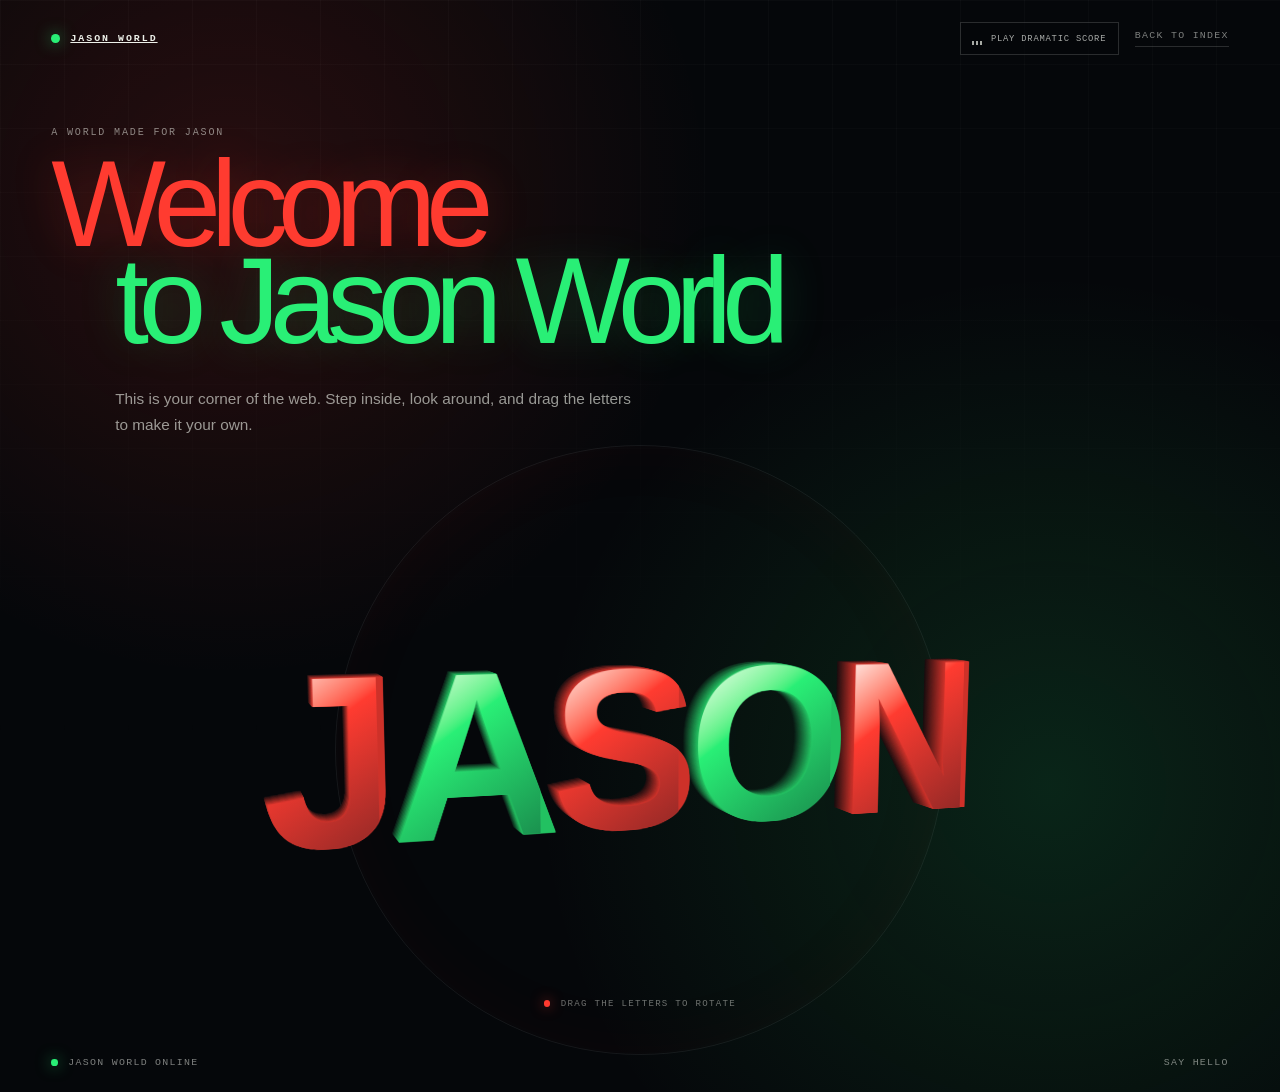
<file: index.html>
<!DOCTYPE html>
<html lang="en">
<head>
    <meta charset="UTF-8">
    <meta http-equiv="refresh" content="0; url=letters.html">
    <title>Redirecting to Jason World...</title>
</head>
<body>
    <p>Redirecting to <a href="letters.html">Jason World</a>...</p>
    <script>window.location.href = "letters.html";</script>
</body>
</html>
</file>
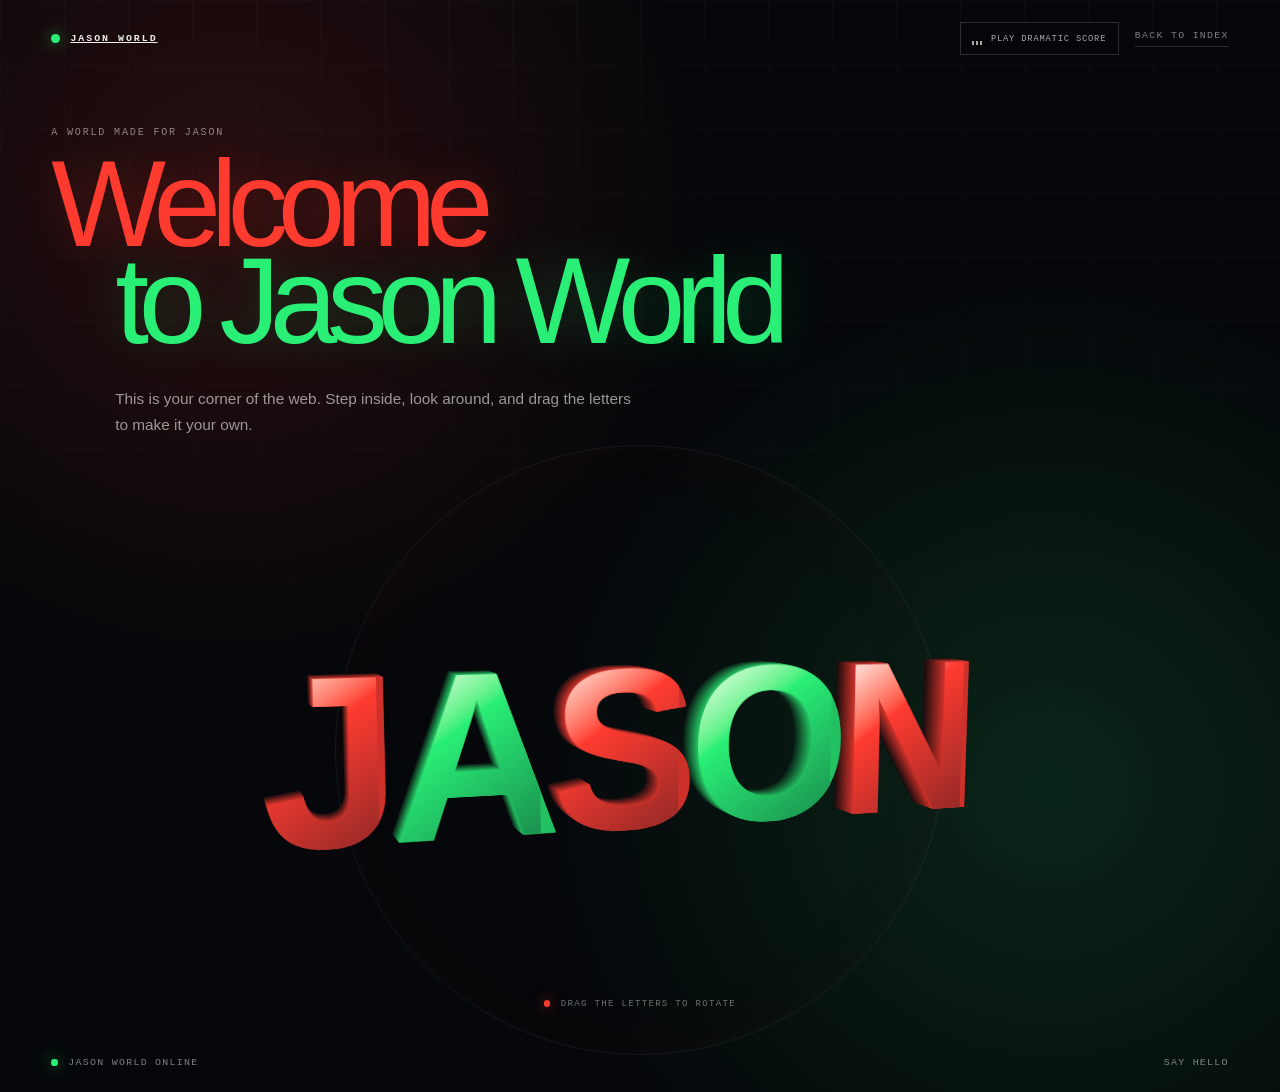
<file: letters.html>
﻿<!doctype html>
<html lang="en">
  <head>
    <meta charset="UTF-8" />
    <meta name="viewport" content="width=device-width, initial-scale=1" />
    <meta name="theme-color" content="#05070a" />
    <meta name="description" content="Welcome to Jason World, with JASON rendered in 3D." />
    <title>Welcome to Jason World</title>
    <style>
      :root {
        --ink: #05070a;
        --paper: #edf0e9;
        --red: #ff3b30;
        --green: #29ef76;
        --line: rgba(237, 240, 233, 0.16);
        --sans: "Helvetica Neue", "Segoe UI", Arial, sans-serif;
        --mono: "SFMono-Regular", Consolas, "Liberation Mono", monospace;
      }

      * { box-sizing: border-box; }
      html { background: var(--ink); scroll-behavior: smooth; }

      body {
        min-width: 320px;
        min-height: 100svh;
        margin: 0;
        overflow-x: hidden;
        color: var(--paper);
        background:
          radial-gradient(circle at 18% 18%, rgba(255, 59, 48, 0.14), transparent 30rem),
          radial-gradient(circle at 82% 72%, rgba(41, 239, 118, 0.13), transparent 32rem),
          var(--ink);
        font-family: var(--sans);
        -webkit-font-smoothing: antialiased;
      }

      body::before {
        position: fixed;
        inset: 0;
        background-image:
          linear-gradient(rgba(237, 240, 233, 0.035) 1px, transparent 1px),
          linear-gradient(90deg, rgba(237, 240, 233, 0.035) 1px, transparent 1px);
        background-size: 4rem 4rem;
        content: "";
        mask-image: linear-gradient(to bottom, rgba(0, 0, 0, 0.72), transparent 88%);
        pointer-events: none;
      }

      .page {
        position: relative;
        z-index: 1;
        display: grid;
        min-height: 100svh;
        grid-template-rows: auto 1fr auto;
        padding: 1.4rem clamp(1.25rem, 4vw, 4rem) 1.5rem;
      }

      .shooting-stars { position: fixed; inset: 0; z-index: 0; overflow: hidden; pointer-events: none; }

      .shooting-star { position: absolute; width: var(--star-length, 7rem); height: 1px; border-radius: 999px; background: linear-gradient(90deg, transparent, rgba(255,255,255,.2) 42%, #fff 100%); box-shadow: 0 0 .55rem rgba(255,255,255,.78); opacity: 0; transform-origin: right center; animation: shoot var(--star-duration, 3.8s) linear var(--star-delay, 0s) infinite; }

      .header, .footer {
        display: flex;
        align-items: center;
        justify-content: space-between;
        gap: 1.5rem;
        color: rgba(237, 240, 233, 0.52);
        font-family: var(--mono);
        font-size: 0.62rem;
        letter-spacing: 0.13em;
        text-transform: uppercase;
      }

      .brand { display: inline-flex; align-items: center; gap: 0.65rem; color: var(--paper); font-weight: 700; letter-spacing: 0.2em; }
      .brand-dot { width: 0.55rem; height: 0.55rem; border-radius: 50%; background: var(--green); box-shadow: 0 0 1rem rgba(41, 239, 118, 0.65); }
      .header-actions { display: flex; align-items: center; justify-content: flex-end; gap: 1rem; }
      .sound-toggle { display: inline-flex; align-items: center; gap: 0.55rem; padding: 0.55rem 0.72rem; border: 1px solid var(--line); color: rgba(237, 240, 233, 0.7); background: rgba(5, 7, 10, 0.52); font-family: var(--mono); font-size: 0.55rem; letter-spacing: 0.09em; text-transform: uppercase; cursor: pointer; transition: color 200ms ease, border-color 200ms ease, background-color 200ms ease; }
      .sound-toggle:hover, .sound-toggle:focus-visible { color: var(--paper); border-color: rgba(237, 240, 233, 0.45); outline: none; }
      .sound-toggle.is-playing { color: var(--green); border-color: rgba(41, 239, 118, 0.55); background: rgba(41, 239, 118, 0.06); }
      .sound-bars { display: flex; height: 0.8rem; align-items: flex-end; gap: 2px; }
      .sound-bars i { display: block; width: 2px; height: 30%; background: currentColor; animation: sound-bar 700ms ease-in-out infinite alternate; animation-play-state: paused; }
      .sound-bars i:nth-child(2) { animation-delay: -220ms; }
      .sound-bars i:nth-child(3) { animation-delay: -440ms; }
      .sound-toggle.is-playing .sound-bars i { animation-play-state: running; }
      .back-link { padding-bottom: 0.3rem; border-bottom: 1px solid var(--line); color: inherit; text-decoration: none; transition: color 200ms ease, border-color 200ms ease; }
      .back-link:hover, .back-link:focus-visible { color: var(--green); border-color: var(--green); }

      .welcome {
        display: flex;
        flex-direction: column;
        justify-content: center;
        padding: clamp(3.5rem, 8vh, 6rem) 0 2rem;
      }

      .eyebrow { margin: 0 0 1.15rem; color: rgba(237, 240, 233, 0.54); font-family: var(--mono); font-size: 0.63rem; letter-spacing: 0.18em; text-transform: uppercase; }
      h1 { margin: 0; font-size: clamp(3.6rem, 9.5vw, 8.5rem); font-weight: 500; line-height: 0.8; letter-spacing: -0.085em; }
      .welcome-red, .welcome-green { display: block; }
      .welcome-red { color: var(--red); text-shadow: 0 0 2.8rem rgba(255, 59, 48, 0.23); }
      .welcome-green { margin-left: clamp(0.2rem, 5vw, 5rem); color: var(--green); text-shadow: 0 0 2.8rem rgba(41, 239, 118, 0.2); }
      .message { max-width: 33rem; margin: clamp(1.4rem, 3vw, 2.2rem) 0 0 clamp(0.2rem, 5vw, 5rem); color: rgba(237, 240, 233, 0.62); font-size: clamp(0.9rem, 1.2vw, 1.08rem); line-height: 1.7; }

      .letters-section {
        display: grid;
        place-items: center;
        min-height: 34rem;
        padding: 2rem 0 3rem;
      }

      .letters-label { position: absolute; width: 1px; height: 1px; overflow: hidden; clip: rect(0 0 0 0); white-space: nowrap; }
      .word-stage { position: relative; display: grid; width: min(88rem, 100%); min-height: 31rem; place-items: center; perspective: 1400px; cursor: grab; user-select: none; touch-action: none; }
      .word-stage:focus-visible { outline: 1px solid var(--green); outline-offset: 0.8rem; }
      .word-stage.is-dragging { cursor: grabbing; }
      .word-stage::before { position: absolute; width: min(58vw, 38rem); aspect-ratio: 1; border: 1px solid rgba(237, 240, 233, 0.07); border-radius: 50%; box-shadow: inset 0 0 5rem rgba(255, 59, 48, 0.035); content: ""; }

      .word { position: relative; display: flex; align-items: center; justify-content: center; gap: clamp(0.1rem, 1vw, 0.75rem); transform-style: preserve-3d; will-change: transform; }
      .letter { position: relative; display: inline-block; font-size: clamp(6rem, 18vw, 16.5rem); font-weight: 700; line-height: 0.78; letter-spacing: -0.095em; text-transform: uppercase; transform-style: preserve-3d; animation: letter-float var(--float-speed, 5s) ease-in-out var(--float-delay, 0s) infinite; }
      .letter-layer, .letter-face { display: block; white-space: nowrap; }
      .letter-layer { position: absolute; inset: 0; z-index: -1; color: var(--layer-color); transform: translateZ(calc(var(--layer) * -1px)); }
      .letter-face { position: relative; z-index: 2; background: linear-gradient(145deg, #fff 0%, var(--letter-color) 38%, color-mix(in srgb, var(--letter-color) 55%, #061018) 100%); background-clip: text; -webkit-background-clip: text; color: transparent; }

      .drag-hint { display: flex; align-items: center; gap: 0.65rem; margin: 0; color: rgba(237, 240, 233, 0.45); font-family: var(--mono); font-size: 0.57rem; letter-spacing: 0.14em; text-transform: uppercase; }
      .drag-hint::before { width: 0.4rem; height: 0.4rem; border-radius: 50%; background: var(--red); box-shadow: 0 0 0.8rem rgba(255, 59, 48, 0.7); content: ""; }
      .status { display: inline-flex; align-items: center; gap: 0.65rem; }
      .status::before { width: 0.42rem; height: 0.42rem; border-radius: 50%; background: var(--green); box-shadow: 0 0 0.9rem rgba(41, 239, 118, 0.7); content: ""; }
      .footer a { color: inherit; text-decoration: none; transition: color 200ms ease; }
      .footer a:hover, .footer a:focus-visible { color: var(--green); }

      @keyframes sound-bar { from { height: 22%; } to { height: 100%; } }

      @keyframes shoot {
        0%, 6% { opacity: 0; transform: translate3d(0, 0, 0) rotate(31deg); }
        10% { opacity: var(--star-opacity, .9); }
        68% { opacity: var(--star-opacity, .9); }
        78%, 100% { opacity: 0; transform: translate3d(var(--star-x, 80vw), var(--star-y, 48vh), 0) rotate(31deg); }
      }

      @keyframes letter-float {
        0%, 100% { translate: 0 -0.25rem; }
        50% { translate: 0 0.35rem; }
      }

      @media (max-width: 620px) {
        .header { align-items: flex-start; }
        .header .back-link { max-width: 8rem; text-align: right; line-height: 1.6; }
        h1 { font-size: clamp(3.2rem, 17vw, 5.4rem); }
        .welcome-green { margin-left: 0; }
        .message { margin-left: 0; }
        .letters-section { min-height: 21rem; }
        .word-stage { min-height: 19rem; }
        .letter { font-size: clamp(4.65rem, 23.5vw, 9.75rem); }
        .footer { flex-direction: column; align-items: flex-start; gap: 0.8rem; }
        .header-actions { gap: 0.55rem; }
        .sound-toggle { max-width: 8rem; text-align: left; line-height: 1.45; }
      }

      @media (prefers-reduced-motion: reduce) {
        * { animation-duration: 0.01ms !important; animation-iteration-count: 1 !important; transition-duration: 0.01ms !important; }
      }
    </style>
  </head>
  <body>
    <div class="shooting-stars" id="shooting-stars" aria-hidden="true"></div>
    <audio id="theme" src="jason-theme.wav" loop preload="metadata"></audio>
    <div class="page">
      <header class="header">
        <a class="brand" href="index.html" aria-label="NODAL home">
          <span class="brand-dot" aria-hidden="true"></span><span>JASON WORLD</span>
        </a>
        <div class="header-actions">
          <button class="sound-toggle" id="sound-toggle" type="button" aria-pressed="false"><span class="sound-bars" aria-hidden="true"><i></i><i></i><i></i></span><span id="sound-label">Play dramatic score</span></button>
          <a class="back-link" href="index.html">Back to index</a>
        </div>
      </header>

      <main>
        <section class="welcome">
          <p class="eyebrow">A world made for Jason</p>
          <h1>
            <span class="welcome-red">Welcome</span>
            <span class="welcome-green">to Jason World</span>
          </h1>
          <p class="message">This is your corner of the web. Step inside, look around, and drag the letters to make it your own.</p>
        </section>

        <section class="letters-section" aria-labelledby="jason-3d-label">
          <h2 class="letters-label" id="jason-3d-label">JASON in 3D</h2>
          <div class="word-stage" id="word-stage" tabindex="0" aria-label="3D JASON letters. Drag to rotate.">
            <div class="word" id="word" aria-hidden="true"></div>
          </div>
          <p class="drag-hint">Drag the letters to rotate</p>
        </section>
      </main>

      <footer class="footer">
        <span class="status">Jason World online</span>
        <span><a href="mailto:hello@nodal.studio">Say hello</a></span>
      </footer>
    </div>

    <noscript><div style="position:fixed;bottom:1rem;left:1rem;padding:.8rem 1rem;color:#05070a;background:#29ef76;font:12px monospace">JavaScript is required for the 3D letters.</div></noscript>
    <script>
      const wordElement = document.getElementById("word");
      const stage = document.getElementById("word-stage");
      const colors = ["#ff3b30", "#29ef76", "#ff3b30", "#29ef76", "#ff3b30"];
      const letters = [..."JASON"];
      const depth = 44;
      const interaction = { x: -8, y: 18, targetX: -8, targetY: 18, dragging: false, lastX: 0, lastY: 0, vx: 0, vy: 0 };
      const reducedMotion = window.matchMedia("(prefers-reduced-motion: reduce)");

      function mix(color, amount) {
        const value = color.replace("#", "");
        const source = [0, 2, 4].map((index) => parseInt(value.slice(index, index + 2), 16));
        const target = [5, 7, 10];
        return `rgb(${source.map((part, index) => Math.round(part + (target[index] - part) * amount)).join(",")})`;
      }

      function renderLetters() {
        wordElement.innerHTML = "";
        letters.forEach((character, index) => {
          const letter = document.createElement("span");
          const color = colors[index % colors.length];
          letter.className = "letter";
          letter.style.setProperty("--letter-color", color);
          letter.style.setProperty("--float-speed", `${4.6 + index * 0.45}s`);
          letter.style.setProperty("--float-delay", `${index * -0.42}s`);
          for (let layer = 1; layer <= depth; layer += 1) {
            const layerElement = document.createElement("span");
            layerElement.className = "letter-layer";
            layerElement.textContent = character;
            layerElement.style.setProperty("--layer", layer);
            layerElement.style.setProperty("--layer-color", mix(color, 0.18 + (layer / depth) * 0.74));
            letter.appendChild(layerElement);
          }
          const face = document.createElement("span");
          face.className = "letter-face";
          face.textContent = character;
          letter.appendChild(face);
          wordElement.appendChild(letter);
        });
      }

      function animate() {
        if (!interaction.dragging && !reducedMotion.matches) interaction.targetY += 0.04;
        interaction.x += (interaction.targetX - interaction.x) * 0.08;
        interaction.y += (interaction.targetY - interaction.y) * 0.08;
        interaction.targetX += interaction.vx;
        interaction.targetY += interaction.vy;
        interaction.vx *= 0.91;
        interaction.vy *= 0.91;
        wordElement.style.transform = `rotateX(${interaction.x.toFixed(2)}deg) rotateY(${interaction.y.toFixed(2)}deg)`;
        requestAnimationFrame(animate);
      }

      stage.addEventListener("pointerdown", (event) => {
        interaction.dragging = true;
        interaction.lastX = event.clientX;
        interaction.lastY = event.clientY;
        stage.classList.add("is-dragging");
        stage.setPointerCapture?.(event.pointerId);
      });

      stage.addEventListener("pointermove", (event) => {
        if (!interaction.dragging) return;
        const dx = event.clientX - interaction.lastX;
        const dy = event.clientY - interaction.lastY;
        interaction.targetY += dx * 0.42;
        interaction.targetX = Math.max(-68, Math.min(68, interaction.targetX - dy * 0.34));
        interaction.vx = -dy * 0.012;
        interaction.vy = dx * 0.016;
        interaction.lastX = event.clientX;
        interaction.lastY = event.clientY;
      });

      function endDrag(event) {
        interaction.dragging = false;
        stage.classList.remove("is-dragging");
        if (stage.hasPointerCapture?.(event.pointerId)) stage.releasePointerCapture(event.pointerId);
      }

      stage.addEventListener("pointerup", endDrag);
      stage.addEventListener("pointercancel", endDrag);
      stage.addEventListener("keydown", (event) => {
        const amount = event.shiftKey ? 12 : 4;
        if (event.key === "ArrowLeft") interaction.targetY -= amount;
        else if (event.key === "ArrowRight") interaction.targetY += amount;
        else if (event.key === "ArrowUp") interaction.targetX = Math.max(-68, interaction.targetX - amount);
        else if (event.key === "ArrowDown") interaction.targetX = Math.min(68, interaction.targetX + amount);
        else return;
        event.preventDefault();
      });

      const starField = document.getElementById("shooting-stars");
      const random = (min, max) => min + Math.random() * (max - min);

      function createShootingStars() {
        for (let index = 0; index < 28; index += 1) {
          const star = document.createElement("span");
          star.className = "shooting-star";
          star.style.left = `${random(-35, 72)}vw`;
          star.style.top = `${random(-20, 58)}vh`;
          star.style.setProperty("--star-length", `${random(4, 11)}rem`);
          star.style.setProperty("--star-duration", `${random(2.8, 6.8)}s`);
          star.style.setProperty("--star-delay", `${random(0, 7)}s`);
          star.style.setProperty("--star-opacity", random(0.35, 0.95).toFixed(2));
          star.style.setProperty("--star-x", `${random(38, 92)}vw`);
          star.style.setProperty("--star-y", `${random(18, 68)}vh`);
          starField.appendChild(star);
        }
      }

      const theme = document.getElementById("theme");
      const soundToggle = document.getElementById("sound-toggle");
      const soundLabel = document.getElementById("sound-label");
      let fadeFrame = 0;

      function fadeTheme(target, duration = 900) {
        cancelAnimationFrame(fadeFrame);
        const startVolume = theme.volume;
        const startTime = performance.now();
        function step(now) {
          const progress = Math.min(1, (now - startTime) / duration);
          theme.volume = startVolume + (target - startVolume) * progress;
          if (progress < 1) fadeFrame = requestAnimationFrame(step);
          else if (target === 0) theme.pause();
        }
        fadeFrame = requestAnimationFrame(step);
      }

      soundToggle.addEventListener("click", async () => {
        const shouldPlay = theme.paused;
        if (shouldPlay) {
          try {
            theme.volume = 0;
            await theme.play();
            fadeTheme(0.72, 1400);
            soundToggle.classList.add("is-playing");
            soundToggle.setAttribute("aria-pressed", "true");
            soundLabel.textContent = "Dramatic score on";
          } catch {
            soundLabel.textContent = "Sound blocked";
          }
        } else {
          fadeTheme(0, 650);
          soundToggle.classList.remove("is-playing");
          soundToggle.setAttribute("aria-pressed", "false");
          soundLabel.textContent = "Play dramatic score";
        }
      });

      renderLetters();
      createShootingStars();
      requestAnimationFrame(animate);
    </script>
  </body>
</html>
</file>
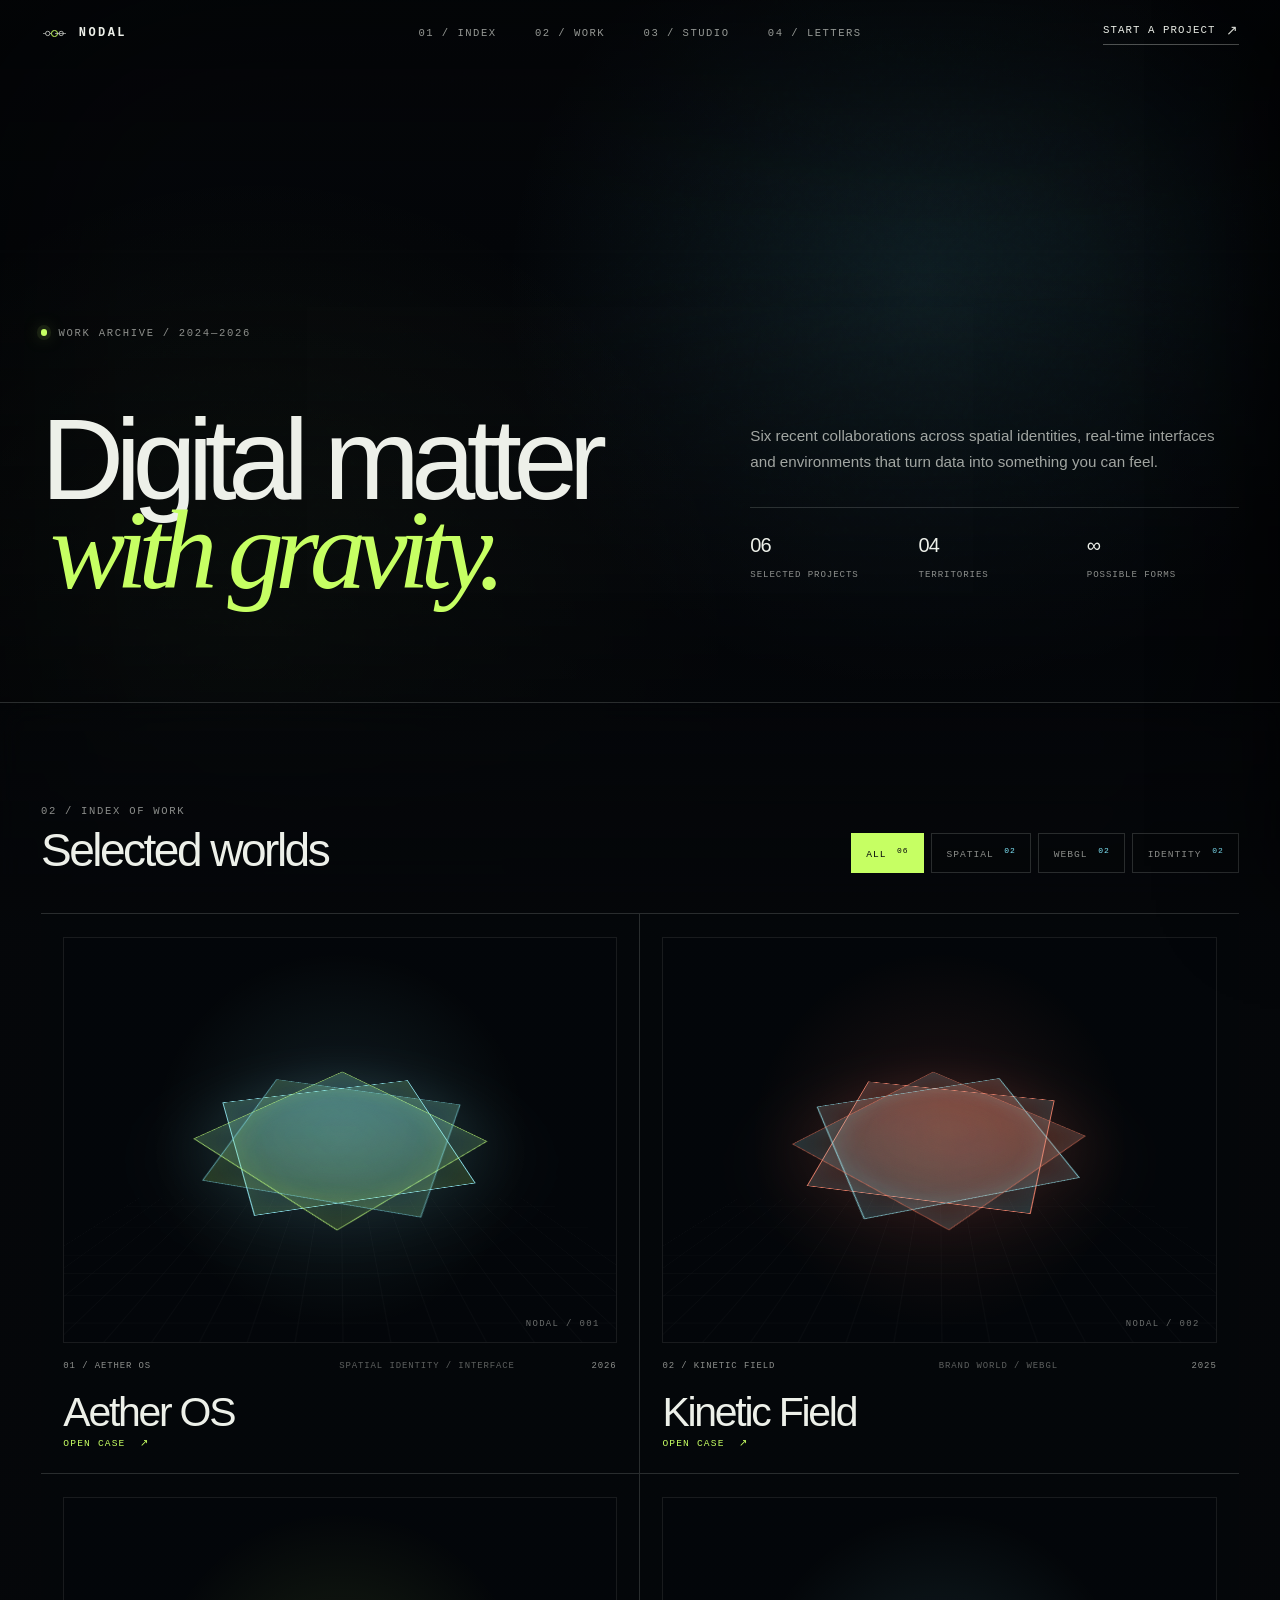
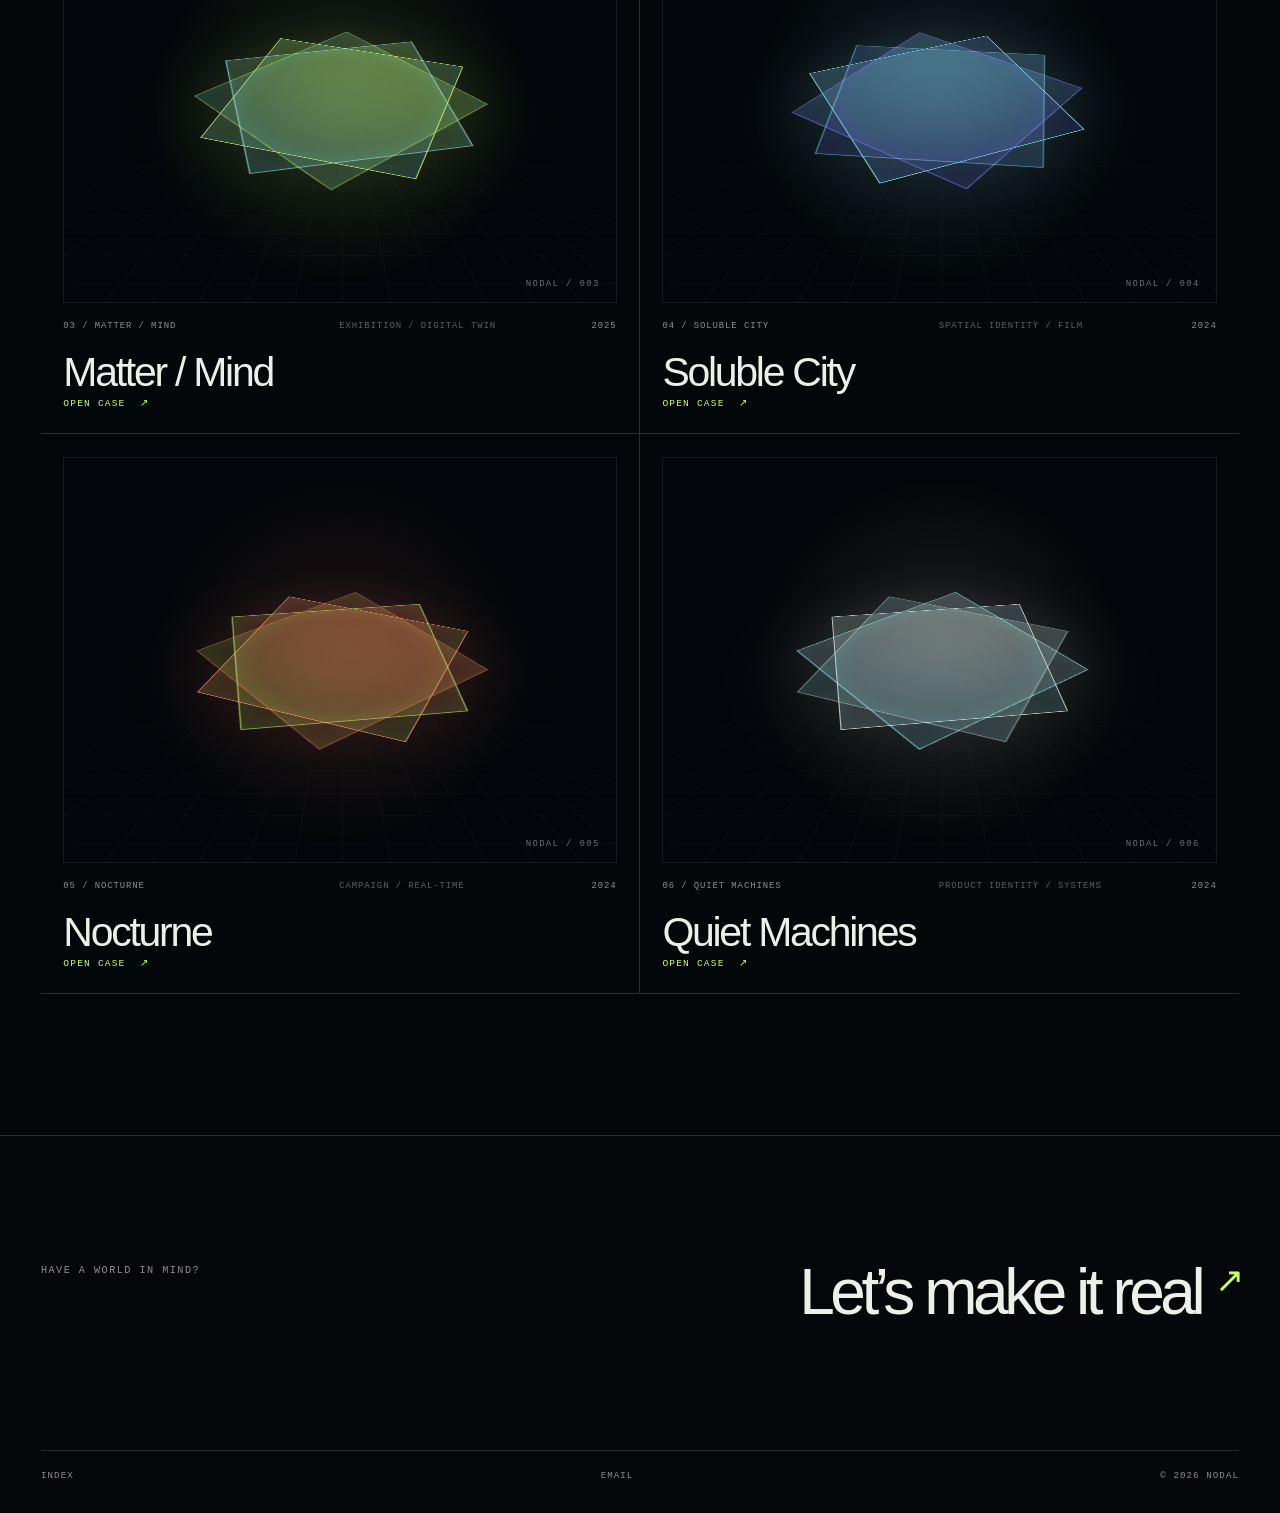
<file: work.html>
﻿<!doctype html>
<html lang="en">
  <head>
    <meta charset="UTF-8" />
    <meta name="viewport" content="width=device-width, initial-scale=1" />
    <meta name="theme-color" content="#05070a" />
    <meta name="description" content="Selected work by NODAL, an independent spatial design studio." />
    <title>Work — NODAL</title>
    <link rel="stylesheet" href="styles.css" />
    <link rel="stylesheet" href="work.css" />
  </head>
  <body class="archive-page">
    <a class="skip-link" href="#main">Skip to content</a>
    <div class="archive-backdrop" aria-hidden="true"><canvas id="work-scene"></canvas></div>
    <div class="grain" aria-hidden="true"></div>
    <div class="vignette" aria-hidden="true"></div>

    <header class="site-header">
      <a class="brand" href="index.html" aria-label="NODAL home">
        <span class="brand-mark" aria-hidden="true"><i></i><i></i><i></i></span><span>NODAL</span>
      </a>
      <nav class="desktop-nav" aria-label="Primary">
        <a href="index.html">01 / Index</a>
        <a href="work.html" aria-current="page">02 / Work</a>
        <a href="index.html#studio">03 / Studio</a>
        <a href="letters.html">04 / Letters</a>
      </nav>
      <a class="header-cta" href="mailto:hello@nodal.studio"><span>Start a project</span><span class="arrow" aria-hidden="true">↗</span></a>
      <button class="menu-toggle" type="button" aria-expanded="false" aria-controls="mobile-menu">
        <span class="menu-label">Menu</span><span class="menu-icon" aria-hidden="true"><i></i><i></i></span>
      </button>
    </header>

    <div class="mobile-menu" id="mobile-menu" aria-hidden="true">
      <nav aria-label="Mobile">
        <a href="index.html"><span>01</span> Index</a>
        <a href="work.html"><span>02</span> Work</a>
        <a href="index.html#studio"><span>03</span> Studio</a>
        <a href="letters.html"><span>04</span> Letters</a>
        <a href="mailto:hello@nodal.studio"><span>04</span> Contact</a>
      </nav>
      <p>London / New York<br />Available Q1 2027</p>
    </div>

    <main id="main" class="archive-main">
      <section class="archive-hero">
        <p class="eyebrow reveal"><span class="status-dot" aria-hidden="true"></span>Work archive / 2024—2026</p>
        <h1 class="reveal">Digital matter<br /><em>with gravity.</em></h1>
        <div class="archive-intro reveal">
          <p>Six recent collaborations across spatial identities, real-time interfaces and environments that turn data into something you can feel.</p>
          <div class="archive-stats">
            <span><b>06</b> selected projects</span>
            <span><b>04</b> territories</span>
            <span><b>∞</b> possible forms</span>
          </div>
        </div>
      </section>

      <section class="archive-content" aria-labelledby="archive-title">
        <div class="archive-toolbar reveal">
          <div>
            <p class="section-index">02 / Index of work</p>
            <h2 id="archive-title">Selected worlds</h2>
          </div>
          <div class="filters" role="group" aria-label="Filter projects">
            <button class="filter is-active" type="button" data-filter="all">All <sup>06</sup></button>
            <button class="filter" type="button" data-filter="spatial">Spatial <sup>02</sup></button>
            <button class="filter" type="button" data-filter="webgl">WebGL <sup>02</sup></button>
            <button class="filter" type="button" data-filter="identity">Identity <sup>02</sup></button>
          </div>
        </div>

        <div class="archive-grid">
          <article class="archive-card reveal" data-category="spatial" data-project="aether" tabindex="0" style="--c1:#8bf2ff;--c2:#b9ff64;--r:-14deg">
            <div class="archive-visual" aria-hidden="true"><span class="visual-grid"></span><span class="visual-object"><i></i><i></i><i></i></span><span class="visual-caption">Nodal / 001</span></div>
            <div class="card-meta"><span>01 / Aether OS</span><span>Spatial identity / Interface</span><span>2026</span></div>
            <h3>Aether OS</h3>
            <button class="card-open" type="button" aria-label="Open Aether OS case study">Open case <span>↗</span></button>
          </article>

          <article class="archive-card reveal" data-category="webgl" data-project="kinetic" tabindex="0" style="--c1:#ff7a5e;--c2:#8bf2ff;--r:12deg">
            <div class="archive-visual" aria-hidden="true"><span class="visual-grid"></span><span class="visual-object"><i></i><i></i><i></i></span><span class="visual-caption">Nodal / 002</span></div>
            <div class="card-meta"><span>02 / Kinetic Field</span><span>Brand world / WebGL</span><span>2025</span></div>
            <h3>Kinetic Field</h3>
            <button class="card-open" type="button" aria-label="Open Kinetic Field case study">Open case <span>↗</span></button>
          </article>

          <article class="archive-card reveal" data-category="identity" data-project="matter" tabindex="0" style="--c1:#c6ff63;--c2:#8bf2ff;--r:18deg">
            <div class="archive-visual" aria-hidden="true"><span class="visual-grid"></span><span class="visual-object"><i></i><i></i><i></i></span><span class="visual-caption">Nodal / 003</span></div>
            <div class="card-meta"><span>03 / Matter / Mind</span><span>Exhibition / Digital twin</span><span>2025</span></div>
            <h3>Matter / Mind</h3>
            <button class="card-open" type="button" aria-label="Open Matter Mind case study">Open case <span>↗</span></button>
          </article>

          <article class="archive-card reveal" data-category="spatial" data-project="soluble" tabindex="0" style="--c1:#8bf2ff;--c2:#705eff;--r:-24deg">
            <div class="archive-visual" aria-hidden="true"><span class="visual-grid"></span><span class="visual-object"><i></i><i></i><i></i></span><span class="visual-caption">Nodal / 004</span></div>
            <div class="card-meta"><span>04 / Soluble City</span><span>Spatial identity / Film</span><span>2024</span></div>
            <h3>Soluble City</h3>
            <button class="card-open" type="button" aria-label="Open Soluble City case study">Open case <span>↗</span></button>
          </article>

          <article class="archive-card reveal" data-category="webgl" data-project="nocturne" tabindex="0" style="--c1:#ff7a5e;--c2:#c6ff63;--r:22deg">
            <div class="archive-visual" aria-hidden="true"><span class="visual-grid"></span><span class="visual-object"><i></i><i></i><i></i></span><span class="visual-caption">Nodal / 005</span></div>
            <div class="card-meta"><span>05 / Nocturne</span><span>Campaign / Real-time</span><span>2024</span></div>
            <h3>Nocturne</h3>
            <button class="card-open" type="button" aria-label="Open Nocturne case study">Open case <span>↗</span></button>
          </article>

          <article class="archive-card reveal" data-category="identity" data-project="quiet" tabindex="0" style="--c1:#dfe6db;--c2:#8bf2ff;--r:-8deg">
            <div class="archive-visual" aria-hidden="true"><span class="visual-grid"></span><span class="visual-object"><i></i><i></i><i></i></span><span class="visual-caption">Nodal / 006</span></div>
            <div class="card-meta"><span>06 / Quiet Machines</span><span>Product identity / Systems</span><span>2024</span></div>
            <h3>Quiet Machines</h3>
            <button class="card-open" type="button" aria-label="Open Quiet Machines case study">Open case <span>↗</span></button>
          </article>
        </div>
      </section>

      <footer class="archive-footer">
        <p>Have a world in mind?</p>
        <a href="mailto:hello@nodal.studio">Let’s make it real <span>↗</span></a>
        <div><a href="index.html">Index</a><a href="mailto:hello@nodal.studio">Email</a><span>© 2026 NODAL</span></div>
      </footer>
    </main>

    <div class="drawer-backdrop" aria-hidden="true"></div>
    <aside class="case-drawer" id="case-drawer" aria-hidden="true" aria-labelledby="case-title">
      <button class="drawer-close" type="button" aria-label="Close case study">Close <span>×</span></button>
      <div class="drawer-visual" aria-hidden="true"><span class="drawer-orbit"></span><span class="drawer-core"></span></div>
      <p class="drawer-kicker" data-case-index>Case 01 / 06</p>
      <h2 id="case-title" data-case-title>Aether OS</h2>
      <p class="drawer-description" data-case-description></p>
      <dl class="case-facts">
        <div><dt>Discipline</dt><dd data-case-discipline></dd></div>
        <div><dt>Year</dt><dd data-case-year></dd></div>
        <div><dt>Scope</dt><dd data-case-scope></dd></div>
      </dl>
      <a class="button button-primary drawer-cta" href="mailto:hello@nodal.studio?subject=Project enquiry"><span>Discuss a project</span><span>↗</span></a>
    </aside>
    <script src="work.js" defer></script>
  </body>
</html>
</file>
<file: styles.css>
﻿:root {
  --ink: #05070a;
  --ink-soft: #0a0e14;
  --paper: #edf0e9;
  --paper-muted: rgba(237, 240, 233, 0.58);
  --line: rgba(237, 240, 233, 0.16);
  --line-strong: rgba(237, 240, 233, 0.32);
  --acid: #c6ff63;
  --ice: #82eaff;
  --coral: #ff795f;
  --sans: "Helvetica Neue", "Segoe UI", Arial, sans-serif;
  --mono: "SFMono-Regular", Consolas, "Liberation Mono", monospace;
  --page-pad: clamp(1.25rem, 3.2vw, 3.75rem);
  --ease-out: cubic-bezier(0.16, 1, 0.3, 1);
}

* { box-sizing: border-box; }

html { scroll-behavior: smooth; background: var(--ink); }

body {
  min-width: 320px;
  margin: 0;
  overflow-x: hidden;
  color: var(--paper);
  background: radial-gradient(circle at 72% 35%, rgba(24, 42, 57, 0.58), transparent 38rem), var(--ink);
  font-family: var(--sans);
  -webkit-font-smoothing: antialiased;
}

body.menu-open { overflow: hidden; }
a { color: inherit; text-decoration: none; }
button, a { -webkit-tap-highlight-color: transparent; }
button { font: inherit; }

.skip-link {
  position: fixed;
  z-index: 1000;
  top: 0.75rem;
  left: 0.75rem;
  padding: 0.75rem 1rem;
  color: var(--ink);
  background: var(--acid);
  transform: translateY(-160%);
  transition: transform 180ms ease;
}
.skip-link:focus { transform: translateY(0); }

.backdrop { position: fixed; inset: 0; z-index: 0; overflow: hidden; background: radial-gradient(circle at 72% 42%, rgba(70, 164, 196, 0.11), transparent 28rem); pointer-events: none; }
#scene {
  position: absolute;
  inset: 0;
  width: 100%;
  height: 100%;
  opacity: 0;
  cursor: grab;
  pointer-events: auto;
  touch-action: pan-y;
  transition: opacity 1.2s ease;
}
#scene.is-ready { opacity: 1; }
#scene.is-dragging { cursor: grabbing; }
.backdrop::before {
  position: absolute;
  inset: 0;
  z-index: 1;
  background: linear-gradient(90deg, rgba(5, 7, 10, 0.78) 0%, rgba(5, 7, 10, 0.22) 42%, transparent 72%), linear-gradient(180deg, rgba(5, 7, 10, 0.22), transparent 30%, rgba(5, 7, 10, 0.7) 100%);
  content: "";
  pointer-events: none;
}

.fallback-orbit {
  position: absolute;
  top: 42%;
  right: 11%;
  width: min(42vw, 39rem);
  aspect-ratio: 1;
  border: 1px solid rgba(198, 255, 99, 0.12);
  border-radius: 50%;
  opacity: 0;
  box-shadow: inset 0 0 4rem rgba(130, 234, 255, 0.08), 0 0 8rem rgba(130, 234, 255, 0.08);
  transform: translate(50%, -50%);
}
.fallback-orbit::before, .fallback-orbit::after { position: absolute; border: 1px solid rgba(130, 234, 255, 0.12); border-radius: 50%; content: ""; }
.fallback-orbit::before { inset: 15%; }
.fallback-orbit::after { inset: 30%; border-color: rgba(198, 255, 99, 0.16); background: radial-gradient(circle at 40% 35%, rgba(130, 234, 255, 0.2), transparent 58%); }
.no-webgl .fallback-orbit { opacity: 1; animation: fallback-spin 16s linear infinite; }

.grain, .vignette { position: fixed; inset: 0; z-index: 2; pointer-events: none; }
.grain {
  opacity: 0.05;
  background-image: url("data:image/svg+xml,%3Csvg viewBox='0 0 180 180' xmlns='http://www.w3.org/2000/svg'%3E%3Cfilter id='n'%3E%3CfeTurbulence type='fractalNoise' baseFrequency='.85' numOctaves='3' stitchTiles='stitch'/%3E%3C/filter%3E%3Crect width='100%25' height='100%25' filter='url(%23n)' opacity='.9'/%3E%3C/svg%3E");
  mix-blend-mode: soft-light;
}
.vignette { box-shadow: inset 0 0 18rem rgba(0, 0, 0, 0.52); }

.site-header {
  position: fixed;
  z-index: 20;
  top: 0;
  left: 0;
  display: grid;
  grid-template-columns: 1fr auto 1fr;
  align-items: center;
  width: 100%;
  padding: 1.25rem var(--page-pad);
  animation: header-in 1s var(--ease-out) both 0.1s;
}
.brand { display: inline-flex; align-items: center; justify-self: start; gap: 0.72rem; font-family: var(--mono); font-size: 0.75rem; font-weight: 700; letter-spacing: 0.2em; }
.brand-mark { position: relative; display: grid; place-items: center; width: 1.65rem; height: 1.65rem; }
.brand-mark i { position: absolute; width: 0.42rem; height: 0.42rem; border: 1px solid var(--paper); border-radius: 50%; background: var(--ink); }
.brand-mark i:nth-child(1) { transform: translateX(-0.42rem) scale(0.72); }
.brand-mark i:nth-child(2) { border-color: var(--acid); }
.brand-mark i:nth-child(3) { transform: translateX(0.42rem) scale(0.72); }
.brand-mark::before, .brand-mark::after { position: absolute; width: 0.65rem; height: 1px; background: rgba(237, 240, 233, 0.55); content: ""; }
.brand-mark::before { left: 0.1rem; }
.brand-mark::after { right: 0.1rem; }

.desktop-nav { display: flex; align-items: center; justify-content: center; gap: clamp(1.3rem, 3vw, 3.25rem); font-family: var(--mono); font-size: 0.66rem; letter-spacing: 0.14em; text-transform: uppercase; }
.desktop-nav a, .header-cta, .socials a { transition: color 220ms ease; }
.desktop-nav a { position: relative; color: rgba(237, 240, 233, 0.62); }
.desktop-nav a::after { position: absolute; right: 0; bottom: -0.55rem; left: 0; height: 1px; background: var(--acid); content: ""; transform: scaleX(0); transform-origin: right; transition: transform 350ms var(--ease-out); }
.desktop-nav a:hover, .desktop-nav a:focus-visible, .socials a:hover, .socials a:focus-visible { color: var(--acid); }
.desktop-nav a:hover::after, .desktop-nav a:focus-visible::after { transform: scaleX(1); transform-origin: left; }

.header-cta { display: inline-flex; align-items: center; justify-self: end; gap: 0.65rem; padding-bottom: 0.3rem; border-bottom: 1px solid var(--line-strong); font-family: var(--mono); font-size: 0.67rem; letter-spacing: 0.1em; text-transform: uppercase; }
.header-cta:hover, .header-cta:focus-visible { color: var(--acid); border-color: var(--acid); }
.header-cta .arrow { font-size: 0.9rem; transition: transform 260ms var(--ease-out); }
.header-cta:hover .arrow { transform: translate(0.16rem, -0.16rem); }

.menu-toggle { display: none; align-items: center; justify-self: end; gap: 0.75rem; padding: 0; border: 0; color: var(--paper); background: none; cursor: pointer; }
.menu-label { font-family: var(--mono); font-size: 0.65rem; letter-spacing: 0.12em; text-transform: uppercase; }
.menu-icon { position: relative; display: block; width: 1.35rem; height: 0.75rem; }
.menu-icon i { position: absolute; left: 0; width: 100%; height: 1px; background: currentColor; transition: transform 260ms var(--ease-out); }
.menu-icon i:first-child { top: 0.13rem; }
.menu-icon i:last-child { bottom: 0.13rem; }
.menu-open .menu-icon i:first-child { transform: translateY(0.25rem) rotate(45deg); }
.menu-open .menu-icon i:last-child { transform: translateY(-0.25rem) rotate(-45deg); }

.mobile-menu { position: fixed; z-index: 15; inset: 0; display: flex; visibility: hidden; flex-direction: column; justify-content: center; padding: 6rem var(--page-pad) 2rem; background: rgba(5, 7, 10, 0.96); opacity: 0; backdrop-filter: blur(18px); transition: opacity 350ms ease, visibility 350ms ease; }
.menu-open .mobile-menu { visibility: visible; opacity: 1; }
.mobile-menu nav { display: flex; flex-direction: column; }
.mobile-menu nav a { display: flex; align-items: baseline; gap: 1rem; padding: 0.8rem 0; border-bottom: 1px solid var(--line); font-size: clamp(2rem, 10vw, 4rem); letter-spacing: -0.055em; }
.mobile-menu nav span { font-family: var(--mono); font-size: 0.65rem; letter-spacing: 0.12em; }
.mobile-menu p { margin: 3rem 0 0; color: var(--paper-muted); font-family: var(--mono); font-size: 0.67rem; line-height: 1.8; letter-spacing: 0.12em; text-transform: uppercase; }

main { position: relative; z-index: 3; }
.hero { position: relative; display: flex; min-height: 100svh; flex-direction: column; justify-content: center; padding: 8rem var(--page-pad) 7.5rem; }
.hero-copy { width: min(59rem, 65vw); pointer-events: none; }
.eyebrow, .section-index { display: flex; align-items: center; gap: 0.7rem; margin: 0 0 1.7rem; color: var(--paper-muted); font-family: var(--mono); font-size: 0.66rem; letter-spacing: 0.16em; text-transform: uppercase; }
.status-dot { display: inline-block; width: 0.4rem; height: 0.4rem; border-radius: 50%; background: var(--acid); box-shadow: 0 0 0 0.25rem rgba(198, 255, 99, 0.08), 0 0 1rem rgba(198, 255, 99, 0.5); animation: pulse 2.4s ease-in-out infinite; }

h1 { max-width: 11ch; margin: 0; font-size: clamp(3.9rem, 9.2vw, 10.5rem); font-weight: 500; line-height: 0.79; letter-spacing: -0.075em; }
h1 .outline { display: block; margin-left: 0.38em; color: transparent; -webkit-text-stroke: 1px rgba(237, 240, 233, 0.72); }
h1 em { display: block; margin-left: 0.08em; color: var(--acid); font-family: Georgia, "Times New Roman", serif; font-size: 0.98em; font-weight: 400; letter-spacing: -0.08em; }
.intro { max-width: 31rem; margin: 2.2rem 0 0 34%; color: rgba(237, 240, 233, 0.68); font-size: clamp(0.9rem, 1.1vw, 1.12rem); line-height: 1.7; }
.hero-actions { display: flex; align-items: center; gap: 0.7rem; margin: 2rem 0 0 34%; pointer-events: auto; }

.button { display: inline-flex; min-height: 3.15rem; align-items: center; justify-content: center; gap: 1.2rem; padding: 0.9rem 1.2rem; border: 1px solid var(--line-strong); font-family: var(--mono); font-size: 0.65rem; letter-spacing: 0.1em; text-transform: uppercase; transition: color 260ms ease, background-color 260ms ease, border-color 260ms ease, transform 260ms var(--ease-out); }
.button:hover, .button:focus-visible { transform: translateY(-2px); }
.button-primary { min-width: 11.5rem; color: var(--ink); border-color: var(--acid); background: var(--acid); }
.button-primary:hover, .button-primary:focus-visible { border-color: var(--paper); background: var(--paper); }
.button-ghost { color: var(--paper); background: rgba(5, 7, 10, 0.18); backdrop-filter: blur(8px); }
.button-ghost:hover, .button-ghost:focus-visible { color: var(--acid); border-color: var(--acid); }
.button .arrow-down { font-size: 0.85rem; transition: transform 260ms var(--ease-out); }
.button:hover .arrow-down { transform: translateY(0.2rem); }

.scene-label { position: absolute; display: flex; color: rgba(237, 240, 233, 0.35); font-family: var(--mono); font-size: 0.56rem; letter-spacing: 0.15em; text-transform: uppercase; writing-mode: vertical-rl; }
.scene-label--top { top: 17%; right: 1.25rem; gap: 1.4rem; }
.scene-label--top span:last-child { color: rgba(130, 234, 255, 0.48); }
.drag-hint { position: absolute; right: 8.5%; bottom: 21%; display: flex; align-items: center; gap: 0.7rem; color: rgba(237, 240, 233, 0.5); font-family: var(--mono); font-size: 0.59rem; letter-spacing: 0.14em; text-transform: uppercase; transition: opacity 500ms ease, transform 500ms var(--ease-out); }
.drag-hint.is-hidden { opacity: 0; transform: translateY(0.5rem); }
.drag-orbit { position: relative; display: grid; width: 1.6rem; height: 1.6rem; place-items: center; border: 1px solid rgba(198, 255, 99, 0.45); border-radius: 50%; }
.drag-orbit::before { width: 0.22rem; height: 0.22rem; border-radius: 50%; background: var(--acid); content: ""; }
.drag-orbit i { position: absolute; top: 50%; left: 50%; width: 0.65rem; height: 1px; background: rgba(237, 240, 233, 0.5); transform-origin: left center; transform: rotate(-38deg); }

.hero-footer { position: absolute; right: var(--page-pad); bottom: 1.45rem; left: var(--page-pad); display: grid; grid-template-columns: 1fr 1fr 1fr; align-items: end; color: var(--paper-muted); font-family: var(--mono); font-size: 0.59rem; letter-spacing: 0.12em; text-transform: uppercase; }
.coords { display: flex; gap: 1.35rem; }
.scroll-cue { display: flex; align-items: center; justify-self: center; gap: 0.8rem; }
.scroll-cue i { position: relative; display: block; width: 3.2rem; height: 1px; overflow: hidden; background: var(--line-strong); }
.scroll-cue i::after { position: absolute; inset: 0; background: var(--paper); content: ""; transform: translateX(-100%); animation: scroll-line 2.5s ease-in-out infinite; }
.availability { display: flex; align-items: center; justify-self: end; gap: 0.7rem; }
.availability .status-dot { width: 0.32rem; height: 0.32rem; }

.work-preview { position: relative; padding: clamp(6rem, 12vw, 11rem) var(--page-pad) clamp(5rem, 10vw, 9rem); border-top: 1px solid var(--line); background: linear-gradient(180deg, rgba(5, 7, 10, 0.38), rgba(5, 7, 10, 0.94) 28%), radial-gradient(circle at 80% 20%, rgba(130, 234, 255, 0.08), transparent 34rem); backdrop-filter: blur(12px); }
.section-head { display: grid; grid-template-columns: 1fr 2fr; align-items: start; margin-bottom: 4rem; }
.section-head h2 { max-width: 13ch; margin: -0.55rem 0 0; font-size: clamp(2.2rem, 4.8vw, 5.25rem); font-weight: 500; line-height: 0.98; letter-spacing: -0.06em; }
.project-list { border-top: 1px solid var(--line); }
.project-row { position: relative; display: grid; grid-template-columns: 3rem 1.4fr 1fr 3rem 1.5rem; align-items: center; padding: 1.65rem 0; border-bottom: 1px solid var(--line); overflow: hidden; transition: color 260ms ease, padding 300ms var(--ease-out); }
.project-row::before { position: absolute; inset: 0; z-index: -1; background: var(--acid); content: ""; transform: translateY(102%); transition: transform 420ms var(--ease-out); }
.project-row:hover, .project-row:focus-visible { padding-right: 1rem; padding-left: 1rem; color: var(--ink); }
.project-row:hover::before, .project-row:focus-visible::before { transform: translateY(0); }
.project-number, .project-type, .project-year { font-family: var(--mono); font-size: 0.62rem; letter-spacing: 0.1em; text-transform: uppercase; }
.project-number, .project-year { color: var(--paper-muted); }
.project-name { font-size: clamp(1.55rem, 2.8vw, 3rem); letter-spacing: -0.045em; }
.project-type { opacity: 0.58; }
.project-arrow { justify-self: end; font-size: 1.25rem; transition: transform 300ms var(--ease-out); }
.project-row:hover .project-arrow, .project-row:focus-visible .project-arrow { transform: translate(0.2rem, -0.2rem); }

.site-footer { position: relative; padding: 5rem var(--page-pad) 1.5rem; border-top: 1px solid var(--line); background: rgba(5, 7, 10, 0.96); }
.footer-top { display: flex; flex-direction: column; align-items: flex-start; padding-bottom: clamp(4rem, 9vw, 8rem); }
.footer-top p { margin: 0 0 1.2rem; color: var(--paper-muted); font-family: var(--mono); font-size: 0.66rem; letter-spacing: 0.16em; text-transform: uppercase; }
.footer-top > a { max-width: 100%; font-size: clamp(2.2rem, 6.5vw, 7.5rem); line-height: 0.9; letter-spacing: -0.07em; transition: color 250ms ease; }
.footer-top > a:hover, .footer-top > a:focus-visible { color: var(--acid); }
.footer-bottom { display: grid; grid-template-columns: 1fr auto 1fr; align-items: center; padding-top: 1.5rem; border-top: 1px solid var(--line); color: var(--paper-muted); font-family: var(--mono); font-size: 0.58rem; letter-spacing: 0.11em; text-transform: uppercase; }
.footer-bottom > a { justify-self: center; }
.socials { display: flex; justify-self: end; gap: 1.4rem; }
.anchor-target { position: absolute; top: 0; }

.reveal { opacity: 0; transform: translateY(1.5rem); transition: opacity 900ms var(--ease-out) var(--delay, 0s), transform 900ms var(--ease-out) var(--delay, 0s); }
.reveal.is-visible { opacity: 1; transform: translateY(0); }
.noscript { position: fixed; z-index: 100; right: 1rem; bottom: 1rem; padding: 0.8rem 1rem; color: var(--ink); background: var(--acid); font-family: var(--mono); font-size: 0.7rem; }

@keyframes header-in { from { opacity: 0; transform: translateY(-1rem); } }
@keyframes pulse { 0%, 100% { opacity: 0.72; transform: scale(0.9); } 50% { opacity: 1; transform: scale(1.08); } }
@keyframes scroll-line { 0% { transform: translateX(-100%); } 55%, 100% { transform: translateX(100%); } }
@keyframes fallback-spin { to { transform: translate(50%, -50%) rotate(360deg); } }

@media (max-width: 960px) {
  .site-header { grid-template-columns: 1fr auto; }
  .desktop-nav, .header-cta { display: none; }
  .menu-toggle { display: inline-flex; }
  .hero { justify-content: flex-end; padding-bottom: 8.5rem; }
  .hero-copy { width: 100%; }
  h1 { font-size: clamp(3.4rem, 13vw, 7rem); }
  .intro, .hero-actions { margin-left: 0; }
  .intro { max-width: 28rem; }
  .scene-label--top { display: none; }
  .drag-hint { right: var(--page-pad); bottom: 19%; }
  .hero-footer { grid-template-columns: 1fr 1fr; }
  .scroll-cue { display: none; }
  .section-head { grid-template-columns: 1fr; gap: 2rem; }
  .project-row { grid-template-columns: 2rem 1fr auto; gap: 0.75rem; }
  .project-type, .project-year { display: none; }
}

@media (max-width: 620px) {
  .hero { padding-top: 7rem; padding-bottom: 9rem; }
  h1 { font-size: clamp(3.4rem, 17.4vw, 5.2rem); line-height: 0.82; }
  h1 .outline { margin-left: 0.08em; }
  .intro { margin-top: 1.6rem; font-size: 0.92rem; }
  .hero-actions { flex-direction: column; align-items: stretch; margin-top: 1.5rem; }
  .button { width: 100%; }
  .drag-hint { bottom: 17%; font-size: 0.54rem; }
  .hero-footer { grid-template-columns: 1fr; gap: 0.8rem; }
  .availability { display: none; }
  .coords { justify-content: space-between; }
  .work-preview { padding-top: 5.5rem; }
  .section-head { margin-bottom: 2.5rem; }
  .project-row { padding: 1.35rem 0; }
  .project-name { font-size: 1.5rem; }
  .footer-bottom { grid-template-columns: 1fr; gap: 1rem; }
  .footer-bottom > a, .socials { justify-self: start; }
}

@media (prefers-reduced-motion: reduce) {
  html { scroll-behavior: auto; }
  *, *::before, *::after { animation-duration: 0.01ms !important; animation-iteration-count: 1 !important; scroll-behavior: auto !important; transition-duration: 0.01ms !important; }
  .reveal { opacity: 1; transform: none; }
}

.archive-link {
  display: inline-flex;
  align-items: center;
  gap: 0.75rem;
  margin-top: 2rem;
  padding-bottom: 0.35rem;
  border-bottom: 1px solid currentColor;
  color: var(--acid);
  font-family: var(--mono);
  font-size: 0.62rem;
  letter-spacing: 0.12em;
  text-transform: uppercase;
  transition: gap 260ms var(--ease-out);
}
.archive-link:hover, .archive-link:focus-visible { gap: 1.15rem; }
</file>
<file: work.css>
﻿.archive-page { background: #05070a; }
.archive-backdrop {
  position: fixed;
  inset: 0;
  z-index: 0;
  overflow: hidden;
  background:
    radial-gradient(circle at 72% 32%, rgba(89, 190, 211, 0.13), transparent 26rem),
    radial-gradient(circle at 20% 72%, rgba(198, 255, 99, 0.055), transparent 30rem),
    #05070a;
}
#work-scene { position: absolute; inset: 0; width: 100%; height: 100%; opacity: 0; transition: opacity 1s ease; }
#work-scene.is-ready { opacity: 1; }
.archive-backdrop::after {
  position: absolute;
  inset: 0;
  background: linear-gradient(180deg, rgba(5, 7, 10, 0.28), transparent 28%, rgba(5, 7, 10, 0.9) 92%);
  content: "";
}
.archive-main { position: relative; z-index: 3; }

.archive-hero {
  display: grid;
  grid-template-columns: minmax(0, 1.15fr) minmax(18rem, 0.85fr);
  min-height: 78svh;
  align-content: end;
  gap: 3rem;
  padding: clamp(9rem, 16vh, 12rem) var(--page-pad) clamp(5rem, 12vh, 9rem);
}
.archive-hero .eyebrow { grid-column: 1 / -1; align-self: start; }
.archive-hero h1 {
  align-self: end;
  margin: 0;
  font-size: clamp(4rem, 9vw, 9.5rem);
  font-weight: 500;
  line-height: 0.79;
  letter-spacing: -0.075em;
}
.archive-hero h1 em { color: var(--acid); font-family: Georgia, "Times New Roman", serif; font-weight: 400; }
.archive-intro { align-self: end; max-width: 31rem; padding-bottom: 0.7rem; }
.archive-intro > p { margin: 0; color: rgba(237, 240, 233, 0.67); font-size: clamp(0.95rem, 1.15vw, 1.15rem); line-height: 1.7; }
.archive-stats { display: grid; grid-template-columns: repeat(3, 1fr); gap: 1rem; margin-top: 2rem; padding-top: 1.25rem; border-top: 1px solid var(--line); }
.archive-stats span { color: var(--paper-muted); font-family: var(--mono); font-size: 0.57rem; line-height: 1.7; letter-spacing: 0.1em; text-transform: uppercase; }
.archive-stats b { display: block; margin-bottom: 0.35rem; color: var(--paper); font-family: var(--sans); font-size: 1.25rem; font-weight: 500; letter-spacing: -0.04em; }

.archive-content { padding: clamp(4rem, 8vw, 7rem) var(--page-pad) clamp(6rem, 11vw, 10rem); border-top: 1px solid var(--line); background: linear-gradient(180deg, rgba(5, 7, 10, 0.44), rgba(5, 7, 10, 0.96) 11%); backdrop-filter: blur(14px); }
.archive-toolbar { display: flex; align-items: flex-end; justify-content: space-between; gap: 2rem; margin-bottom: 2.5rem; }
.archive-toolbar .section-index { margin-bottom: 0.75rem; }
.archive-toolbar h2 { margin: 0; font-size: clamp(2rem, 3.6vw, 4rem); font-weight: 500; line-height: 0.95; letter-spacing: -0.055em; }
.filters { display: flex; flex-wrap: wrap; justify-content: flex-end; gap: 0.45rem; }
.filter {
  padding: 0.75rem 0.9rem;
  border: 1px solid var(--line);
  color: var(--paper-muted);
  background: rgba(5, 7, 10, 0.45);
  font-family: var(--mono);
  font-size: 0.6rem;
  letter-spacing: 0.1em;
  text-transform: uppercase;
  cursor: pointer;
  transition: color 220ms ease, border-color 220ms ease, background-color 220ms ease;
}
.filter sup { margin-left: 0.25rem; color: var(--ice); }
.filter:hover, .filter:focus-visible, .filter.is-active { color: var(--ink); border-color: var(--acid); background: var(--acid); }
.filter.is-active sup, .filter:hover sup { color: inherit; }

.archive-grid { display: grid; grid-template-columns: repeat(2, minmax(0, 1fr)); border-top: 1px solid var(--line); }
.archive-card {
  position: relative;
  display: flex;
  min-height: 35rem;
  flex-direction: column;
  padding: 1.4rem 1.4rem 1.5rem;
  border-right: 1px solid var(--line);
  border-bottom: 1px solid var(--line);
  background: rgba(5, 7, 10, 0.35);
  cursor: pointer;
  overflow: hidden;
  transition: opacity 500ms var(--ease-out), transform 500ms var(--ease-out), background-color 300ms ease;
}
.archive-card:nth-child(even) { border-right: 0; }
.archive-card[hidden] { display: none; }
.archive-card.is-filtered { opacity: 0; transform: translateY(1rem); }
.archive-card:hover, .archive-card:focus-visible { background: rgba(13, 20, 25, 0.72); outline: none; }
.archive-visual {
  position: relative;
  display: grid;
  min-height: 22rem;
  flex: 1;
  place-items: center;
  overflow: hidden;
  border: 1px solid rgba(237, 240, 233, 0.09);
  background: radial-gradient(circle at 50% 50%, color-mix(in srgb, var(--c1) 11%, transparent), transparent 55%), rgba(4, 7, 10, 0.4);
  perspective: 900px;
}
.visual-grid {
  position: absolute;
  inset: -15%;
  opacity: 0.19;
  background-image: linear-gradient(rgba(237, 240, 233, 0.12) 1px, transparent 1px), linear-gradient(90deg, rgba(237, 240, 233, 0.12) 1px, transparent 1px);
  background-size: 2.5rem 2.5rem;
  transform: perspective(500px) rotateX(62deg) translateY(26%);
  transform-origin: center 80%;
}
.visual-object {
  position: relative;
  display: block;
  width: clamp(8rem, 17vw, 13rem);
  aspect-ratio: 1;
  transform: rotateX(58deg) rotateZ(var(--r));
  transform-style: preserve-3d;
  animation: object-float 7s ease-in-out infinite;
  filter: drop-shadow(0 0 2.8rem color-mix(in srgb, var(--c1) 35%, transparent));
}
.visual-object i {
  position: absolute;
  inset: 0;
  display: block;
  border: 1px solid color-mix(in srgb, var(--c1) 72%, white 10%);
  background: linear-gradient(135deg, color-mix(in srgb, var(--c1) 18%, transparent), color-mix(in srgb, var(--c2) 9%, transparent));
  box-shadow: inset 0 0 2rem color-mix(in srgb, var(--c2) 12%, transparent);
}
.visual-object i:nth-child(1) { transform: translateZ(3.2rem); }
.visual-object i:nth-child(2) { transform: translateZ(0) rotate(60deg); border-color: color-mix(in srgb, var(--c2) 70%, white 10%); }
.visual-object i:nth-child(3) { transform: translateZ(-3.2rem) rotate(120deg); border-color: color-mix(in srgb, var(--c1) 55%, transparent); }
.visual-caption { position: absolute; right: 1rem; bottom: 0.85rem; color: rgba(237, 240, 233, 0.44); font-family: var(--mono); font-size: 0.56rem; letter-spacing: 0.15em; text-transform: uppercase; }
.card-meta { display: grid; grid-template-columns: 1.1fr 1fr auto; gap: 1rem; margin-top: 1.1rem; color: var(--paper-muted); font-family: var(--mono); font-size: 0.56rem; letter-spacing: 0.1em; text-transform: uppercase; }
.card-meta span:nth-child(2) { opacity: 0.65; }
.archive-card h3 { margin: 1.4rem 0 0.35rem; font-size: clamp(1.8rem, 3.2vw, 3.2rem); font-weight: 500; line-height: 0.94; letter-spacing: -0.055em; }
.card-open { align-self: flex-start; padding: 0; border: 0; color: var(--acid); background: none; font-family: var(--mono); font-size: 0.6rem; letter-spacing: 0.12em; text-transform: uppercase; cursor: pointer; }
.card-open span { display: inline-block; margin-left: 0.5rem; transition: transform 250ms var(--ease-out); }
.archive-card:hover .card-open span { transform: translate(0.25rem, -0.25rem); }

.archive-footer { display: grid; grid-template-columns: 1fr 2fr; gap: 2rem; padding: clamp(5rem, 10vw, 9rem) var(--page-pad) 2rem; border-top: 1px solid var(--line); background: #05070a; }
.archive-footer > p { margin: 0; color: var(--paper-muted); font-family: var(--mono); font-size: 0.64rem; letter-spacing: 0.14em; text-transform: uppercase; }
.archive-footer > a { justify-self: end; font-size: clamp(2rem, 5vw, 5.2rem); line-height: 0.9; letter-spacing: -0.07em; transition: color 250ms ease; }
.archive-footer > a span { color: var(--acid); font-family: var(--sans); font-size: 0.55em; vertical-align: top; }
.archive-footer > a:hover { color: var(--acid); }
.archive-footer > div { grid-column: 1 / -1; display: flex; justify-content: space-between; margin-top: 6rem; padding-top: 1.2rem; border-top: 1px solid var(--line); color: var(--paper-muted); font-family: var(--mono); font-size: 0.57rem; letter-spacing: 0.12em; text-transform: uppercase; }
.archive-footer > div a:hover { color: var(--acid); }

.drawer-backdrop { position: fixed; z-index: 30; inset: 0; visibility: hidden; background: rgba(0, 0, 0, 0.58); opacity: 0; backdrop-filter: blur(5px); transition: opacity 400ms ease, visibility 400ms ease; }
.drawer-open .drawer-backdrop { visibility: visible; opacity: 1; }
.case-drawer {
  position: fixed;
  z-index: 31;
  top: 0;
  right: 0;
  display: flex;
  width: min(38rem, 100%);
  height: 100%;
  flex-direction: column;
  justify-content: center;
  padding: 5rem clamp(1.5rem, 4vw, 4rem) 3rem;
  border-left: 1px solid var(--line-strong);
  background: rgba(7, 10, 14, 0.97);
  box-shadow: -2rem 0 6rem rgba(0, 0, 0, 0.45);
  transform: translateX(102%);
  transition: transform 650ms var(--ease-out);
}
.drawer-open .case-drawer { transform: translateX(0); }
.drawer-close { position: absolute; top: 1.5rem; right: clamp(1.5rem, 4vw, 4rem); padding: 0.4rem 0; border: 0; color: var(--paper-muted); background: none; font-family: var(--mono); font-size: 0.62rem; letter-spacing: 0.12em; text-transform: uppercase; cursor: pointer; }
.drawer-close span { margin-left: 0.55rem; color: var(--acid); font-size: 1rem; }
.drawer-visual { position: relative; display: grid; width: 11rem; height: 11rem; margin-bottom: 3rem; place-items: center; }
.drawer-orbit, .drawer-core { position: absolute; border-radius: 50%; }
.drawer-orbit { inset: 0; border: 1px solid rgba(130, 234, 255, 0.42); box-shadow: 0 0 3rem rgba(130, 234, 255, 0.12); animation: drawer-spin 9s linear infinite; }
.drawer-orbit::before { position: absolute; top: -0.24rem; left: 50%; width: 0.48rem; height: 0.48rem; border-radius: 50%; background: var(--acid); content: ""; }
.drawer-core { inset: 28%; border: 1px solid rgba(198, 255, 99, 0.65); background: radial-gradient(circle at 34% 28%, rgba(198, 255, 99, 0.7), rgba(130, 234, 255, 0.12) 34%, transparent 70%); transform: rotate(45deg); }
.drawer-kicker, .case-drawer dt { color: var(--paper-muted); font-family: var(--mono); font-size: 0.6rem; letter-spacing: 0.14em; text-transform: uppercase; }
.case-drawer h2 { margin: 0.5rem 0 1.5rem; font-size: clamp(2.7rem, 5vw, 5rem); font-weight: 500; line-height: 0.9; letter-spacing: -0.065em; }
.drawer-description { margin: 0; color: rgba(237, 240, 233, 0.67); font-size: 1rem; line-height: 1.75; }
.case-facts { display: grid; gap: 0.75rem; margin: 2.5rem 0; padding: 1.25rem 0; border-top: 1px solid var(--line); border-bottom: 1px solid var(--line); }
.case-facts > div { display: grid; grid-template-columns: 8rem 1fr; gap: 1rem; }
.case-facts dt { margin: 0; }
.case-facts dd { margin: 0; font-size: 0.85rem; }
.drawer-cta { align-self: flex-start; }
.drawer-cta span:last-child { color: var(--acid); }

@keyframes object-float { 0%, 100% { transform: rotateX(58deg) rotateZ(var(--r)) translate3d(0, -0.3rem, 0); } 50% { transform: rotateX(58deg) rotateZ(calc(var(--r) + 10deg)) translate3d(0, 0.5rem, 1.5rem); } }
@keyframes drawer-spin { to { transform: rotate(360deg); } }

@media (max-width: 960px) {
  .archive-hero { grid-template-columns: 1fr; min-height: auto; align-content: start; gap: 2.5rem; }
  .archive-hero h1 { margin-top: 3rem; }
  .archive-toolbar { flex-direction: column; align-items: flex-start; }
  .filters { justify-content: flex-start; }
  .archive-grid { grid-template-columns: 1fr; }
  .archive-card { min-height: 29rem; border-right: 0; }
  .archive-card:nth-child(even) { border-right: 0; }
}

@media (max-width: 620px) {
  .archive-hero { padding-top: 8rem; }
  .archive-hero h1 { font-size: clamp(3.4rem, 17vw, 5.5rem); }
  .archive-stats { grid-template-columns: 1fr 1fr; }
  .archive-card { min-height: 24rem; padding: 0.85rem 0.85rem 1.1rem; }
  .archive-visual { min-height: 15rem; }
  .card-meta { grid-template-columns: 1fr auto; }
  .card-meta span:nth-child(2) { display: none; }
  .case-drawer { justify-content: flex-start; padding-top: 6rem; overflow-y: auto; }
  .drawer-visual { width: 8rem; height: 8rem; margin-bottom: 2rem; }
  .case-facts > div { grid-template-columns: 6rem 1fr; }
  .archive-footer { grid-template-columns: 1fr; }
  .archive-footer > a { justify-self: start; }
  .archive-footer > div { flex-wrap: wrap; gap: 1rem; margin-top: 3rem; }
}
</file>
